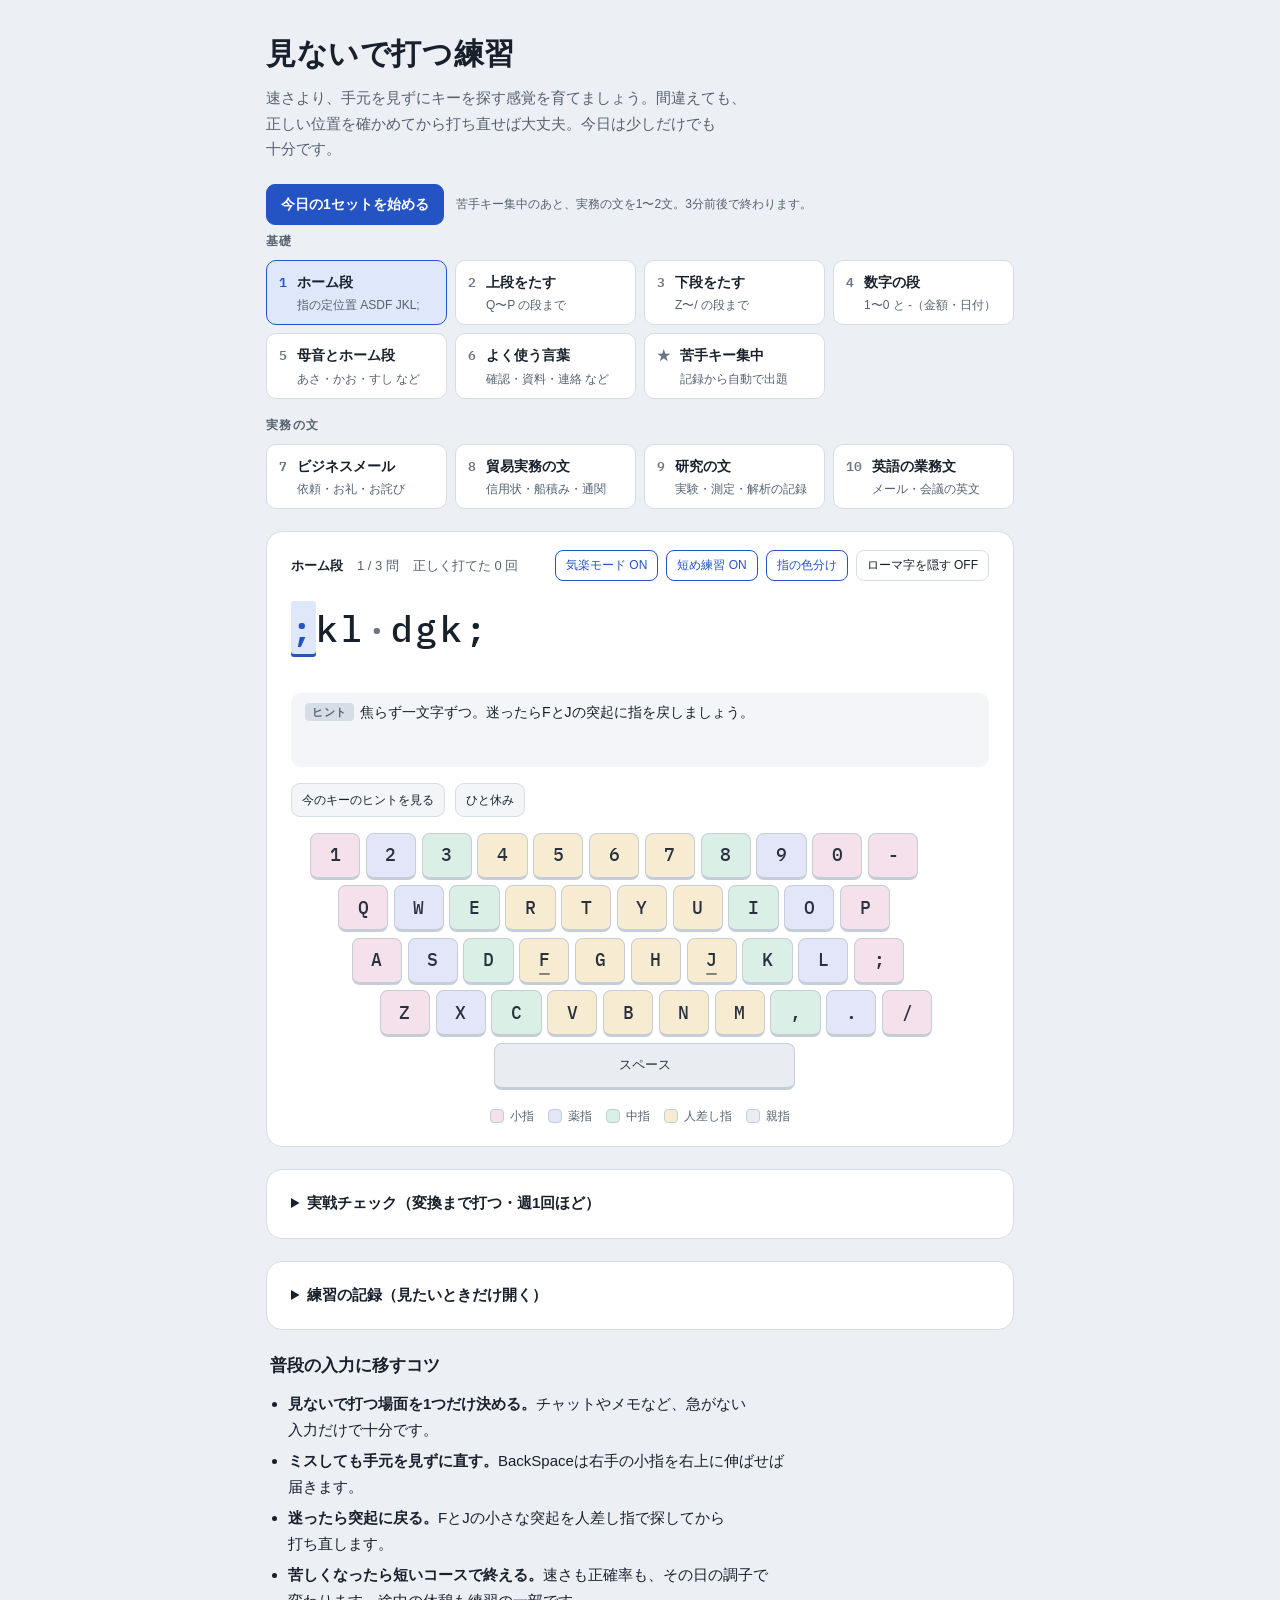
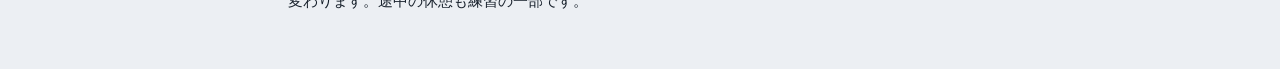
<file: index.html>
<!doctype html>
<html lang="ja">
<head>
<meta charset="utf-8">
<meta name="viewport" content="width=device-width,initial-scale=1">
<title>ブラインドタッチ</title>
<meta name="description" content="手元を見ずに打つ練習のための、個人用タイピング練習ページです。">
<link rel="icon" href="icon.svg" type="image/svg+xml">
<link rel="icon" href="favicon-32.png" sizes="32x32" type="image/png">
<link rel="apple-touch-icon" href="apple-touch-icon.png">
<link rel="preconnect" href="https://fonts.googleapis.com">
<link rel="preconnect" href="https://fonts.gstatic.com" crossorigin>
<link rel="stylesheet" href="https://fonts.googleapis.com/css2?family=IBM+Plex+Mono:wght@500;600&display=swap">
<link rel="stylesheet" href="style.css?v=20261118">
</head>
<body>
<div class="wrap">
  <header class="head">
    <h1>見ないで打つ練習</h1>
    <p>速さより、手元を見ずにキーを探す感覚を育てましょう。間違えても、正しい位置を確かめてから打ち直せば大丈夫。今日は少しだけでも十分です。</p>
  </header>

  <p class="notice" id="touchNote" hidden>このページはパソコンのキーボードで使います。PCのブラウザでこのページを開いて練習してください。</p>

  <section aria-label="コース">
    <div class="today">
      <button class="btn primary" id="todayBtn" type="button">今日の1セットを始める</button>
      <span class="practice-note" id="todayNote">苦手キー集中のあと、実務の文を1〜2文。3分前後で終わります。</span>
    </div>
    <div class="course-groups" id="courses"></div>
  </section>

  <section class="card practice" aria-label="練習">
    <div class="bar">
      <div class="meta" id="meta"></div>
      <div class="opts">
        <button class="toggle" id="calmBtn" aria-pressed="true">気楽モード ON</button>
        <button class="toggle" id="shortBtn" aria-pressed="true">短め練習 ON</button>
        <button class="toggle" id="fingerBtn" aria-pressed="true">指の色分け</button>
        <button class="toggle" id="romajiBtn" aria-pressed="false">ローマ字を隠す OFF</button>
      </div>
    </div>
    <p class="mode-desc" id="modeDesc">気楽モードではミスの赤い演出と練習中の成績表示を控え、記録は閉じておきます。</p>

    <div class="stage">
      <div class="prompt" id="prompt">
        <p class="jp" id="jp"></p>
        <p class="kana" id="kana"></p>
        <p class="romaji" id="romaji" aria-label="打つローマ字"></p>
      </div>
      <div class="fb" id="fb" aria-live="polite">
        <p id="fbMain"></p>
        <p id="fbHint" class="fb-hint"></p>
      </div>
      <div class="summary" id="summary" hidden></div>
      <div class="pause-panel" id="pausePanel" hidden>
        <div>
          <p class="pause-title">ひと休みしましょう</p>
          <p>肩と指の力を抜いて、再開したくなったら戻ってください。休憩時間は打鍵速度の計算に含めません。</p>
          <button class="btn primary" id="resumeBtn">練習に戻る</button>
        </div>
      </div>
      <button class="veil" id="veil" hidden>ここをクリックしてから打ち始めてください</button>
    </div>

    <div class="practice-actions" id="practiceActions">
      <button class="btn subtle" id="revealBtn" type="button">今のキーのヒントを見る</button>
      <button class="btn subtle" id="pauseBtn" type="button">ひと休み</button>
    </div>
    <div class="kb fingers" id="kb"></div>
    <div class="key-guide" id="keyGuide" hidden aria-live="polite"></div>
    <div class="legend" aria-label="指の色">
      <span><i style="background:var(--f-pinky)"></i>小指</span>
      <span><i style="background:var(--f-ring)"></i>薬指</span>
      <span><i style="background:var(--f-middle)"></i>中指</span>
      <span><i style="background:var(--f-index)"></i>人差し指</span>
      <span><i style="background:var(--f-thumb)"></i>親指</span>
    </div>
  </section>

  <section class="card" aria-label="実戦チェック">
    <details id="realFold">
      <summary class="record-summary">実戦チェック（変換まで打つ・週1回ほど）</summary>
      <div class="real-body">
        <p class="note">普段どおりIMEで変換・確定まで打ち、文全体が合っているかと時間を測ります。キーごとの判定はしません。英文はIMEをオフにして打ってください。</p>
        <div class="real-ctrl">
          <label>出題 <select id="realSrc">
            <option value="ja">日本語の文（すべて）</option>
            <option value="biz">ビジネスメール</option>
            <option value="trade">貿易実務の文</option>
            <option value="lab">研究の文</option>
            <option value="en">英語の業務文</option>
          </select></label>
          <button class="btn subtle" id="realNew" type="button">別の文にする</button>
        </div>
        <p class="real-target" id="realTarget"></p>
        <textarea id="realInput" rows="2" spellcheck="false" autocomplete="off" placeholder="ここに打ちます。打ち始めた時点から時間を測ります。"></textarea>
        <div class="real-actions">
          <button class="btn primary" id="realDone" type="button">できた</button>
          <span class="practice-note">お題と同じ文になると自動で終わります。確定後の Enter でも判定します。</span>
        </div>
        <div id="realResult" aria-live="polite"></div>
        <div><h3 class="label">実戦チェックの記録</h3><div class="tbl-wrap" id="realHist"></div></div>
      </div>
    </details>
  </section>

  <section class="card rec" aria-label="練習の記録">
    <details id="recordsFold" open>
      <summary class="record-summary">練習の記録（見たいときだけ開く）</summary>
      <div class="records-content">
    <div class="rec-head">
      <h2 id="rTitle">間違えやすいキー</h2>
      <div class="reset" id="reset"></div>
    </div>
    <div class="rec-grid">
      <div>
        <div class="kb mini" id="kbHeat"></div>
        <p class="note">赤いほどミスの割合が高いキーです（3回以上打ったキーだけ色がつきます）。</p>
      </div>
      <div style="display:grid;gap:16px">
        <div><h3>ミスの多いキー</h3><div id="weakList"></div></div>
        <div><h3>よくある押し間違い</h3><div id="pairList"></div></div>
      </div>
    </div>
    <div>
      <h3>日ごとの推移（直近14日）</h3>
      <div class="tbl-wrap" id="days"></div>
      <p class="note">正確率が上がり、打/分が落ちていなければ、順調に進んでいる目安になります。</p>
    </div>
    <div>
      <h3>最近の練習</h3>
      <div class="tbl-wrap" id="hist"></div>
    </div>
      </div>
    </details>
  </section>

  <section class="tips" aria-labelledby="tTitle">
    <h2 id="tTitle">普段の入力に移すコツ</h2>
    <ul>
      <li><b>見ないで打つ場面を1つだけ決める。</b>チャットやメモなど、急がない入力だけで十分です。</li>
      <li><b>ミスしても手元を見ずに直す。</b>BackSpaceは右手の小指を右上に伸ばせば届きます。</li>
      <li><b>迷ったら突起に戻る。</b>FとJの小さな突起を人差し指で探してから打ち直します。</li>
      <li><b>苦しくなったら短いコースで終える。</b>速さも正確率も、その日の調子で変わります。途中の休憩も練習の一部です。</li>
    </ul>
  </section>
</div>

<script src="data.js?v=20261118"></script>
<script src="app.js?v=20261118"></script>
</body>
</html>
</file>
<file: style.css>
/* 基本のリセット */
:root{color-scheme:light;box-sizing:border-box;padding-top:env(safe-area-inset-top,0px);padding-bottom:env(safe-area-inset-bottom,0px)}html{scroll-padding-top:env(safe-area-inset-top,0px)}body{margin:0;padding:0;font:14px -apple-system,BlinkMacSystemFont,sans-serif;background:#fff;color:#000}img{max-width:100%}[hidden]:not([hidden=until-found i]){display:none!important}

/* Layout: one-column workbench. Course picker, then the practice card (prompt, instant feedback, keycap keyboard) as the hero; records and habits below. */
:root{
  --bg:#ECEFF3; --surface:#FFFFFF; --surface-2:#F3F5F8; --ink:#17202B; --ink-2:#556170; --ink-3:#6B7583; --line:#D7DDE4;
  --accent:#2453C4; --accent-soft:#DFE7FB; --on-accent:#FFFFFF;
  --ok:#1C8253; --ok-soft:#DAF0E3; --miss:#C5352B; --miss-soft:#FBE0DD; --on-miss:#FFFFFF;
  --key:#FCFDFE; --key-edge:#C5CDD7; --key-ink:#28313D; --wrong-key:#B66B18; --wrong-key-ring:#F3D69C;
  --f-pinky:#F5E1EB; --f-ring:#E3E6F8; --f-middle:#DAEFE6; --f-index:#F7ECD2; --f-thumb:#E9ECF0;
  --font-jp:"BIZ UDPGothic","Hiragino Sans","Hiragino Kaku Gothic ProN","Yu Gothic","Meiryo",sans-serif;
  --font-mono:"IBM Plex Mono",ui-monospace,"SFMono-Regular",Menlo,Consolas,monospace;
}
@media (prefers-color-scheme: dark){
  :root:not([data-theme="light"]){
    --bg:#11151B; --surface:#192029; --surface-2:#202833; --ink:#E5E9EF; --ink-2:#A0AAB7; --ink-3:#848E9C; --line:#2C3541;
    --accent:#86A6F4; --accent-soft:#223152; --on-accent:#0F1830;
    --ok:#62CC97; --ok-soft:#173428; --miss:#F27D72; --miss-soft:#3F201D; --on-miss:#2A0E0B;
    --key:#232B36; --key-edge:#3A4452; --key-ink:#DCE2EA; --wrong-key:#EFB85A; --wrong-key-ring:#654720;
    --f-pinky:#3A2531; --f-ring:#272C47; --f-middle:#1D3630; --f-index:#3A3220; --f-thumb:#272D36;
    color-scheme:dark;
  }
}
:root[data-theme="dark"]{
  --bg:#11151B; --surface:#192029; --surface-2:#202833; --ink:#E5E9EF; --ink-2:#A0AAB7; --ink-3:#848E9C; --line:#2C3541;
  --accent:#86A6F4; --accent-soft:#223152; --on-accent:#0F1830;
  --ok:#62CC97; --ok-soft:#173428; --miss:#F27D72; --miss-soft:#3F201D; --on-miss:#2A0E0B;
  --key:#232B36; --key-edge:#3A4452; --key-ink:#DCE2EA; --wrong-key:#EFB85A; --wrong-key-ring:#654720;
  --f-pinky:#3A2531; --f-ring:#272C47; --f-middle:#1D3630; --f-index:#3A3220; --f-thumb:#272D36;
  color-scheme:dark;
}
*{box-sizing:border-box}
body{background:var(--bg);color:var(--ink);font-family:var(--font-jp);font-size:15px;line-height:1.7;word-break:auto-phrase} /* 日本語を文節の切れ目で折り返す */
.wrap{max-width:780px;margin:0 auto;padding-left:max(16px,env(safe-area-inset-left,0px));padding-right:max(16px,env(safe-area-inset-right,0px));padding-block:28px 56px;display:grid;gap:22px}
h1,h2,h3{margin:0;text-wrap:balance}
p{margin:0}
button{font:inherit;color:inherit;cursor:pointer}
button:focus-visible{outline:2px solid var(--accent);outline-offset:2px}

.head h1{font-size:clamp(24px,5vw,30px);font-weight:700;letter-spacing:.02em}
.head p{color:var(--ink-2);margin-top:6px;max-width:60ch}
.notice{background:var(--accent-soft);color:var(--ink);border-radius:10px;padding:10px 14px;font-size:14px}

.label{font-size:12px;font-weight:700;letter-spacing:.12em;color:var(--ink-2)}
.courses{display:grid;grid-template-columns:repeat(auto-fill,minmax(168px,1fr));gap:8px;margin-top:8px}
.course{display:grid;grid-template-columns:auto 1fr;gap:2px 10px;align-items:baseline;text-align:left;padding:10px 12px;border:1px solid var(--line);border-radius:10px;background:var(--surface)}
.course:hover{border-color:var(--ink-3)}
.course .no{grid-row:span 2;font-family:var(--font-mono);font-weight:600;font-size:13px;color:var(--ink-3)}
.course .nm{font-weight:700;font-size:14px}
.course .ds{font-size:12px;color:var(--ink-2);line-height:1.5}
.course[aria-pressed="true"]{border-color:var(--accent);background:var(--accent-soft)}
.course[aria-pressed="true"] .no{color:var(--accent)}

.practice{scroll-margin-top:8px}
.card{background:var(--surface);border:1px solid var(--line);border-radius:16px;padding:18px clamp(14px,3vw,24px) 20px}
.practice{display:grid;gap:16px}
.bar{display:flex;flex-wrap:wrap;gap:10px 16px;justify-content:space-between;align-items:center}
.meta{display:flex;flex-wrap:wrap;gap:4px 14px;font-size:13px;color:var(--ink-2);font-variant-numeric:tabular-nums}
.meta b{color:var(--ink)}
.opts{display:flex;flex-wrap:wrap;gap:8px;align-items:center}
.toggle{border:1px solid var(--line);border-radius:8px;background:transparent;padding:4px 10px;font-size:12px}
.toggle[aria-pressed="true"]{border-color:var(--accent);color:var(--accent)}

.stage{position:relative;display:grid;gap:12px;min-height:170px}
.prompt{display:grid;gap:4px;min-width:0}
.jp{font-size:clamp(20px,4.2vw,27px);font-weight:700;line-height:1.5}
.kana{font-size:16px;color:var(--ink-2);letter-spacing:.04em}
.kana .ph,.romaji .ph{display:inline-block}
.kana.mid{font-size:clamp(19px,3.8vw,24px);color:var(--ink)}
.kana.big{font-size:clamp(24px,5vw,32px);font-weight:700;color:var(--ink)}
.kana .done{color:var(--ink-3)}
.kana .cur{color:var(--accent);text-decoration:underline;text-underline-offset:5px;text-decoration-thickness:2px}
.romaji{font-family:var(--font-mono);font-weight:500;font-size:clamp(20px,4.4vw,26px);line-height:1.55;word-break:break-all;letter-spacing:.03em;margin-top:4px}
.romaji:empty{min-height:1.55em}
.romaji.big{font-size:clamp(26px,6vw,36px);letter-spacing:.08em}
.ch.done{color:var(--ink-3)}
.ch.sp{color:var(--ink-3)}
.ch.cur{color:var(--accent);background:var(--accent-soft);border-radius:3px;box-shadow:inset 0 -3px 0 var(--accent)}
.ch.cur.err{color:var(--miss);background:var(--miss-soft);box-shadow:inset 0 -3px 0 var(--miss);animation:shake .2s}
@keyframes shake{0%,100%{transform:none}25%{transform:translateX(-3px)}75%{transform:translateX(3px)}}
.ch{display:inline-block}

.fb{background:var(--surface-2);border-radius:10px;padding:8px 14px;font-size:14px;min-height:3.6em;display:grid;gap:4px;align-content:start}
#fbMain{transition:opacity .25s}
#fbMain.faded{opacity:.55}
.fb-hint{color:var(--accent);font-weight:700}
.diag{color:var(--ink-2);font-size:13px}
.tag{display:inline-block;font-size:11px;font-weight:700;letter-spacing:.06em;padding:0 7px;border-radius:4px;margin-right:6px;vertical-align:1px}
.tag.miss{background:var(--miss);color:var(--on-miss)}
.tag.tip{background:var(--line);color:var(--ink-2)}
kbd.kk{font-family:var(--font-mono);font-weight:600;padding:0 7px;border-radius:5px;border:1px solid var(--key-edge);border-bottom-width:2px;background:var(--key);color:var(--key-ink);font-size:.95em}
kbd.kk.miss{background:var(--miss);color:var(--on-miss);border-color:var(--miss)}
kbd.kk.ok{background:var(--ok-soft);color:var(--ok);border-color:var(--ok)}
kbd.kk.nx{background:var(--accent-soft);color:var(--accent);border-color:var(--accent)}

.veil{position:absolute;inset:0;border:1px dashed var(--accent);border-radius:12px;background:color-mix(in srgb,var(--surface) 88%,transparent);color:var(--accent);font-weight:700;font-size:15px;display:grid;place-items:center;padding:16px}

.summary{display:grid;gap:14px}
.sum-nums{display:grid;grid-template-columns:repeat(3,1fr);gap:8px}
.sum-nums div{display:grid;gap:0;padding:10px 12px;border-radius:10px;background:var(--surface-2)}
.sum-nums .n{font-family:var(--font-mono);font-weight:600;font-size:clamp(24px,5vw,32px);font-variant-numeric:tabular-nums;line-height:1.2}
.sum-nums .n small{font-size:.5em;margin-left:2px;color:var(--ink-2)}
.sum-nums .l{font-size:12px;color:var(--ink-2)}
.sum-msg{max-width:60ch}
.sum-miss h3,.rec h3{font-size:13px;font-weight:700;color:var(--ink-2);margin-bottom:6px}
.plist{list-style:none;margin:0;padding:0;display:grid;gap:6px;font-size:14px}
.plist li{display:grid;gap:0}
.plist .d{font-size:12px;color:var(--ink-2)}
.sum-actions{display:flex;flex-wrap:wrap;gap:8px}
.btn{border:1px solid var(--line);background:var(--surface);border-radius:9px;padding:8px 14px;font-weight:700;font-size:14px}
.btn.primary{background:var(--accent);border-color:var(--accent);color:var(--on-accent)}

.kb{container-type:inline-size;width:100%;max-width:660px;margin-inline:auto}
.kb.mini{max-width:420px;margin-inline:0}
.kb-rows{--k:min(54px,7.4vw,6.2vh);display:grid;gap:calc(var(--k)*.1)}
@supports (width:1cqw){.kb-rows{--k:min(calc(100cqw / 11.4),6.2vh)}}
.kb-row{display:flex;gap:calc(var(--k)*.1);padding-left:calc(var(--k)*var(--off,0))}
.space-row{padding-left:calc(var(--k)*3.3)}
.key{position:relative;flex:none;width:calc(var(--k)*.9);height:calc(var(--k)*.84);display:grid;place-items:center;background:var(--key);border:1px solid var(--key-edge);border-bottom-width:3px;border-radius:calc(var(--k)*.14);font-family:var(--font-mono);font-weight:500;font-size:max(10px,calc(var(--k)*.32));color:var(--key-ink);transition:background-color .15s,color .15s,border-color .15s}
.key.space{width:calc(var(--k)*5.4);font-family:var(--font-jp);font-size:max(10px,calc(var(--k)*.24))}
.key.bump::after{content:"";position:absolute;bottom:16%;left:39%;width:22%;height:2px;border-radius:1px;background:currentColor;opacity:.55}
.kb.fingers .key.f-pinky{background:var(--f-pinky)}
.kb.fingers .key.f-ring{background:var(--f-ring)}
.kb.fingers .key.f-middle{background:var(--f-middle)}
.kb.fingers .key.f-index{background:var(--f-index)}
.kb.fingers .key.f-thumb{background:var(--f-thumb)}
.key.is-next{background:var(--accent-soft)!important;border-color:var(--accent);color:var(--accent);box-shadow:0 0 0 2px var(--accent)}
.key.is-miss{background:var(--key)!important;border:2px solid var(--wrong-key);border-bottom-width:3px;color:var(--key-ink);box-shadow:0 0 0 3px var(--wrong-key-ring);z-index:2}
.key.is-roundmiss{background:var(--miss-soft)!important;border-color:var(--miss);color:var(--miss)}
.key.is-roundmiss::before{content:attr(data-n);position:absolute;top:-7px;right:-7px;min-width:17px;height:17px;padding:0 4px;border-radius:9px;background:var(--miss);color:var(--on-miss);font-size:10px;line-height:17px;text-align:center;font-family:var(--font-mono);z-index:1}
.key.hit{animation:hit .16s ease-out}
@keyframes hit{0%{transform:translateY(2px)}100%{transform:none}}
.key.heat{background:color-mix(in srgb,var(--miss) var(--h),var(--key))!important}
.key.heat.hot{color:var(--on-miss);border-color:var(--miss)}

.legend{display:flex;flex-wrap:wrap;gap:6px 14px;justify-content:center;font-size:12px;color:var(--ink-2)}
.legend span{display:inline-flex;align-items:center;gap:6px}
.legend i{width:14px;height:14px;border-radius:4px;border:1px solid var(--key-edge);display:inline-block}

.rec{display:grid;gap:18px}
.rec-head{display:flex;flex-wrap:wrap;gap:8px;justify-content:space-between;align-items:center}
.rec-head h2,.tips h2{font-size:17px;font-weight:700}
.rec-grid{display:grid;grid-template-columns:minmax(0,1.25fr) minmax(0,1fr);gap:20px;align-items:start}
.note{font-size:12px;color:var(--ink-2);margin-top:8px}
.empty{font-size:14px;color:var(--ink-2)}
.reset{display:flex;gap:6px;align-items:center;font-size:13px}
.reset .btn{padding:4px 10px;font-size:12px}
.reset .btn.danger{background:var(--miss);border-color:var(--miss);color:var(--on-miss)}
.tbl-wrap{overflow-x:auto}
table{border-collapse:collapse;width:100%;font-size:13px;font-variant-numeric:tabular-nums}
th,td{text-align:left;padding:6px 10px 6px 0;border-bottom:1px solid var(--line);white-space:nowrap}
th{font-weight:700;color:var(--ink-2);font-size:12px}
td.num,th.num{text-align:right}

.tips{display:grid;gap:10px;padding-inline:4px}
.tips ul{margin:0;padding-left:1.2em;display:grid;gap:6px;max-width:62ch}
.tips b{font-weight:700}

/* コースのまとまりと今日の1セット */
.course-groups{display:grid;gap:14px}
.course-groups .label{margin-top:2px}
.today{display:flex;flex-wrap:wrap;align-items:center;gap:8px 12px;margin-bottom:4px}

/* 実戦チェック */
.real-body{display:grid;gap:12px;padding-top:16px}
.real-ctrl{display:flex;flex-wrap:wrap;gap:8px 12px;align-items:center;font-size:13px}
.real-ctrl select{font:inherit;color:inherit;background:var(--surface);border:1px solid var(--line);border-radius:8px;padding:4px 8px}
.real-target{font-size:clamp(18px,3.6vw,23px);font-weight:700;line-height:1.6}
.real-target mark{background:var(--miss-soft);color:var(--miss);border-radius:3px}
#realInput{width:100%;font:inherit;font-size:18px;line-height:1.6;color:inherit;background:var(--surface-2);border:1px solid var(--line);border-radius:10px;padding:10px 12px;resize:vertical}
#realInput:focus-visible{outline:2px solid var(--accent);outline-offset:1px}
.real-actions{display:flex;flex-wrap:wrap;gap:8px 12px;align-items:center}
.real-res{background:var(--surface-2);border-radius:10px;padding:10px 14px;font-size:14px}

/* 静かに学べる補助UI */
/* 間違えて押したキーは、穏やかな琥珀色の枠で場所を知らせる。 */
.key-guide{display:flex;flex-wrap:wrap;align-items:center;justify-content:center;gap:8px 20px;margin-top:12px;padding:9px 12px;border-radius:9px;background:var(--surface-2);color:var(--ink-2);font-size:12px}
.key-guide span{display:inline-flex;align-items:center;gap:7px}
.key-guide .swatch{display:inline-block;width:15px;height:15px;border-radius:4px;background:var(--key);border:2px solid var(--wrong-key);box-shadow:0 0 0 2px var(--wrong-key-ring)}
.key-guide .swatch.next{background:var(--accent-soft);border-color:var(--accent);box-shadow:0 0 0 2px var(--accent-soft)}
.practice-actions{display:flex;flex-wrap:wrap;align-items:center;gap:8px 10px}
.practice-actions .btn{font-size:12px;padding:6px 10px}
.btn.subtle{background:var(--surface-2);border-color:var(--line);font-weight:500}
.practice-note{font-size:12px;color:var(--ink-2);line-height:1.6}
.mode-desc{position:absolute;width:1px;height:1px;overflow:hidden;clip:rect(0 0 0 0);white-space:nowrap}
.pause-panel{position:absolute;inset:0;z-index:3;background:var(--surface);border:1px solid var(--line);border-radius:12px;display:grid;place-items:center;text-align:center;padding:20px}
.pause-panel>div{display:grid;justify-items:center;gap:12px;max-width:35ch}
.pause-panel p{color:var(--ink-2);font-size:14px}
.pause-panel .pause-title{font-weight:700;color:var(--ink);font-size:20px}
.record-summary{cursor:pointer;font-weight:700;padding:2px 0;list-style-position:inside}
.records-content{display:grid;gap:18px;padding-top:20px}
.sum-nums.calm{grid-template-columns:repeat(2,1fr)}
.sum-miss details,.sum-miss summary{font-size:13px}
.sum-miss summary{cursor:pointer;color:var(--ink-2);font-weight:700;margin-bottom:8px}
.practice.is-calm .ch.cur.err{animation:none}
@media(max-width:420px){.sum-nums.calm .n{font-size:23px}}


@media (max-width:620px){.rec-grid{grid-template-columns:minmax(0,1fr)}.kb.mini{max-width:none}}
@media (prefers-reduced-motion:reduce){.ch.cur.err,.key.hit{animation:none}*{transition:none!important}}
</file>
